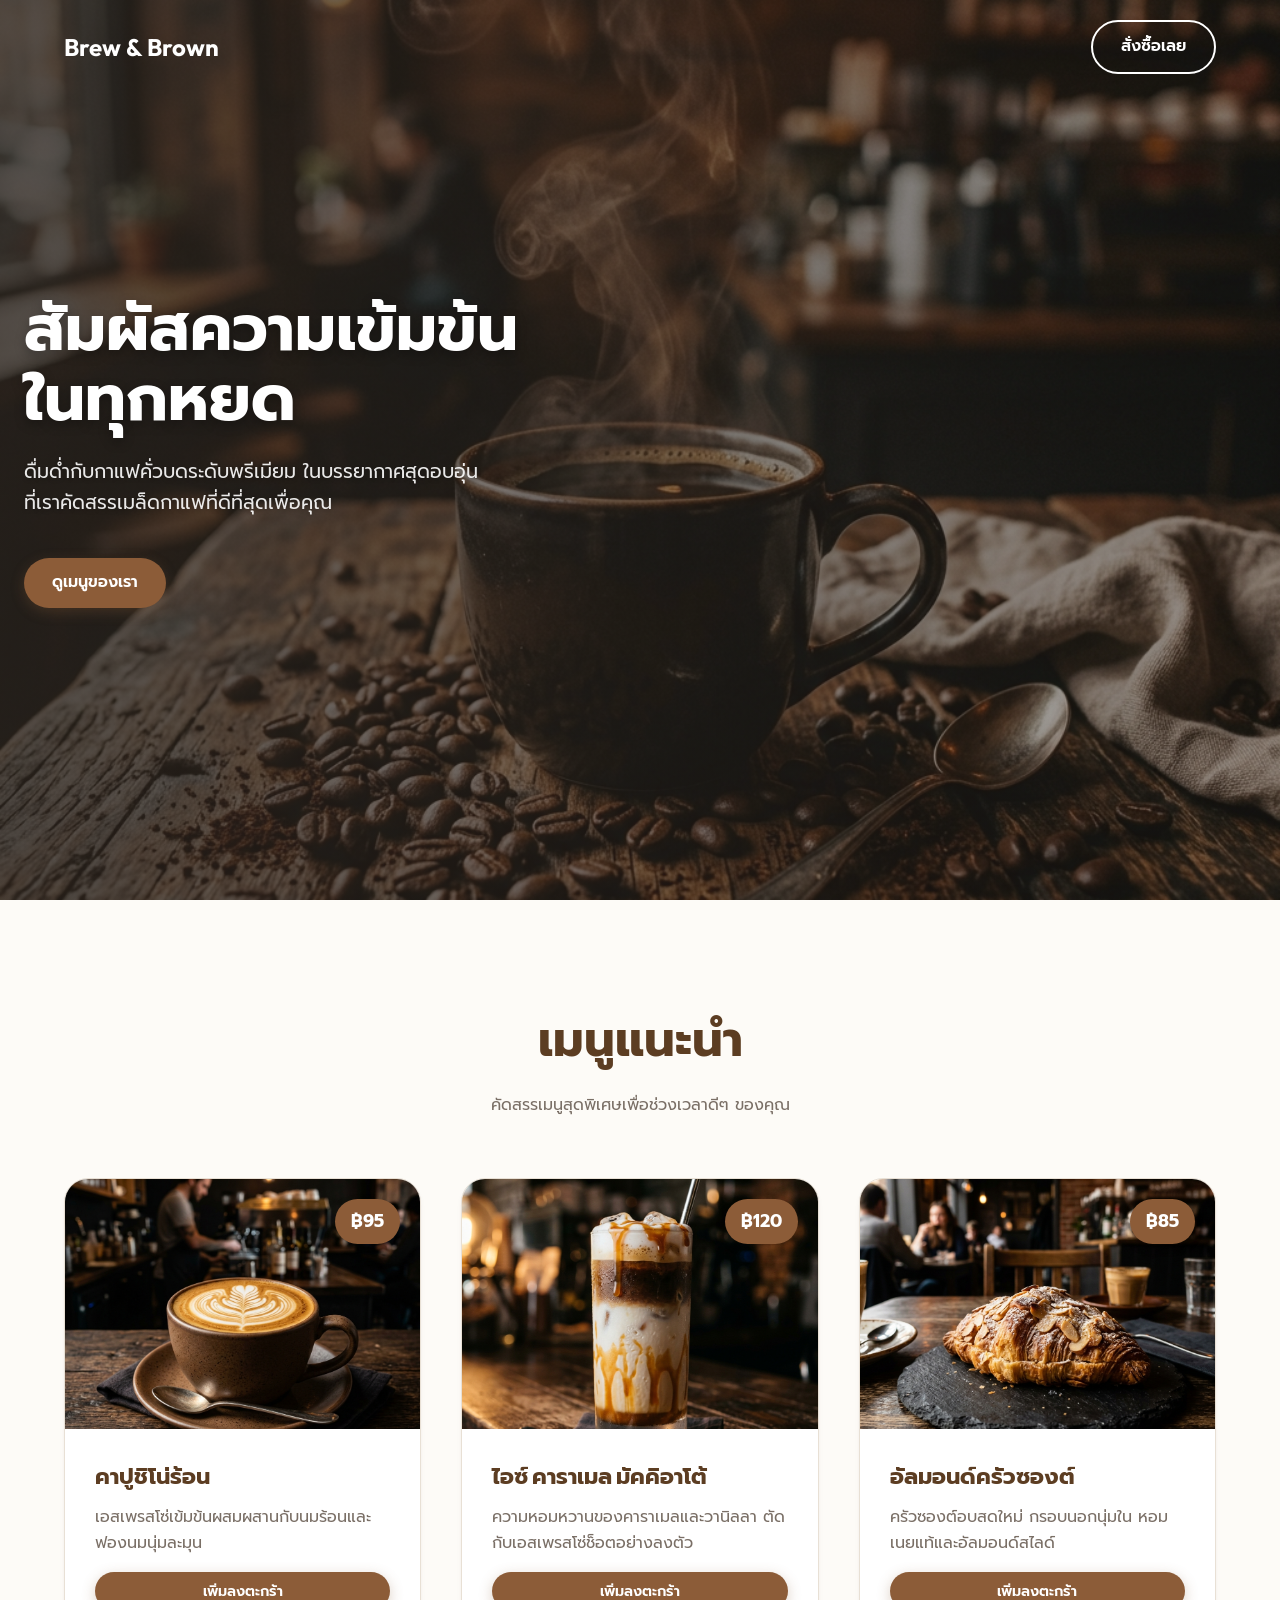
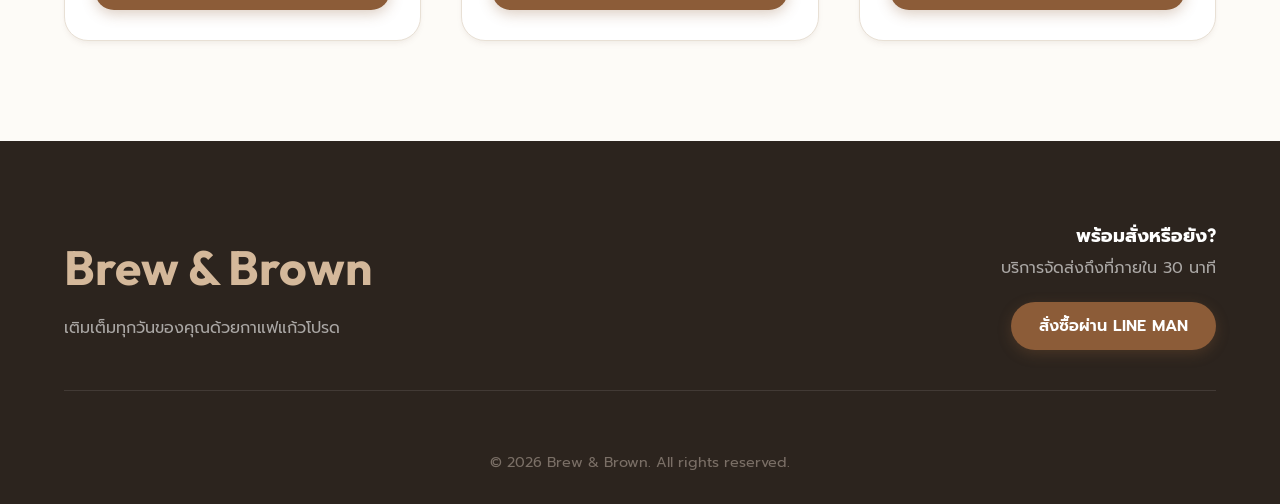
<file: demo_web/index.html>
<!DOCTYPE html>
<html lang="th">
<head>
    <meta charset="UTF-8">
    <meta name="viewport" content="width=device-width, initial-scale=1.0">
    <meta name="description" content="ร้านกาแฟคั่วบดระดับพรีเมียม สัมผัสความหอมละมุนในบรรยากาศอบอุ่น">
    <title>Brew & Brown | Premium Coffee Shop</title>
    <link rel="preconnect" href="https://fonts.googleapis.com">
    <link rel="preconnect" href="https://fonts.gstatic.com" crossorigin>
    <link href="https://fonts.googleapis.com/css2?family=Outfit:wght@300;400;600;700&family=Prompt:wght@300;400;600&display=swap" rel="stylesheet">
    <link rel="stylesheet" href="style.css">
</head>
<body>

    <nav class="navbar">
        <div class="container nav-content">
            <a href="#" class="logo">Brew & Brown</a>
            <a href="#order" class="btn btn-outline">สั่งซื้อเลย</a>
        </div>
    </nav>

    <header class="hero" id="home">
        <div class="hero-overlay"></div>
        <div class="container hero-content">
            <h1>สัมผัสความเข้มข้น<br>ในทุกหยด</h1>
            <p>ดื่มด่ำกับกาแฟคั่วบดระดับพรีเมียม ในบรรยากาศสุดอบอุ่น<br>ที่เราคัดสรรเมล็ดกาแฟที่ดีที่สุดเพื่อคุณ</p>
            <a href="#menu" class="btn btn-primary">ดูเมนูของเรา</a>
        </div>
    </header>

    <section class="menu-section" id="menu">
        <div class="container">
            <div class="section-header">
                <h2>เมนูแนะนำ</h2>
                <p>คัดสรรเมนูสุดพิเศษเพื่อช่วงเวลาดีๆ ของคุณ</p>
            </div>
            
            <div class="menu-grid">
                <!-- Menu Item 1 -->
                <div class="menu-card">
                    <div class="card-image-wrapper">
                        <img src="assets/menu_cappuccino.png" alt="Cappuccino" class="menu-image">
                        <div class="price-tag">฿95</div>
                    </div>
                    <div class="card-content">
                        <h3>คาปูชิโน่ร้อน</h3>
                        <p>เอสเพรสโซ่เข้มข้นผสมผสานกับนมร้อนและฟองนมนุ่มละมุน</p>
                        <button class="btn btn-small btn-primary order-btn">เพิ่มลงตะกร้า</button>
                    </div>
                </div>

                <!-- Menu Item 2 -->
                <div class="menu-card">
                    <div class="card-image-wrapper">
                        <img src="assets/menu_iced_macchiato.png" alt="Iced Caramel Macchiato" class="menu-image">
                        <div class="price-tag">฿120</div>
                    </div>
                    <div class="card-content">
                        <h3>ไอซ์ คาราเมล มัคคิอาโต้</h3>
                        <p>ความหอมหวานของคาราเมลและวานิลลา ตัดกับเอสเพรสโซ่ช็อตอย่างลงตัว</p>
                        <button class="btn btn-small btn-primary order-btn">เพิ่มลงตะกร้า</button>
                    </div>
                </div>

                <!-- Menu Item 3 -->
                <div class="menu-card">
                    <div class="card-image-wrapper">
                        <img src="assets/menu_croissant.png" alt="Almond Croissant" class="menu-image">
                        <div class="price-tag">฿85</div>
                    </div>
                    <div class="card-content">
                        <h3>อัลมอนด์ครัวซองต์</h3>
                        <p>ครัวซองต์อบสดใหม่ กรอบนอกนุ่มใน หอมเนยแท้และอัลมอนด์สไลด์</p>
                        <button class="btn btn-small btn-primary order-btn">เพิ่มลงตะกร้า</button>
                    </div>
                </div>
            </div>
        </div>
    </section>

    <footer class="footer">
        <div class="container">
            <div class="footer-content">
                <div class="footer-brand">
                    <h2>Brew & Brown</h2>
                    <p>เติมเต็มทุกวันของคุณด้วยกาแฟแก้วโปรด</p>
                </div>
                <div class="footer-cta" id="order">
                    <h3>พร้อมสั่งหรือยัง?</h3>
                    <p>บริการจัดส่งถึงที่ภายใน 30 นาที</p>
                    <button class="btn btn-primary btn-large">สั่งซื้อผ่าน LINE MAN</button>
                </div>
            </div>
            <div class="footer-bottom">
                <p>&copy; 2026 Brew & Brown. All rights reserved.</p>
            </div>
        </div>
    </footer>

    <script>
        // Micro-animations for buttons
        document.querySelectorAll('.order-btn').forEach(btn => {
            btn.addEventListener('click', function() {
                const originalText = this.innerText;
                this.innerText = 'เพิ่มแล้ว!';
                this.classList.add('success');
                setTimeout(() => {
                    this.innerText = originalText;
                    this.classList.remove('success');
                }, 2000);
            });
        });

        // Navbar scroll effect
        window.addEventListener('scroll', () => {
            const nav = document.querySelector('.navbar');
            if (window.scrollY > 50) {
                nav.classList.add('scrolled');
            } else {
                nav.classList.remove('scrolled');
            }
        });
    </script>
</body>
</html>
</file>
<file: demo_web/style.css>
:root {
    /* Color Palette - Premium Brown Tones */
    --color-bg: #FDFBF7;
    --color-surface: #ffffff;
    --color-primary: #8C5C38;     /* Rich Brown */
    --color-primary-dark: #5C3D22;
    --color-secondary: #D4B89A;   /* Light Latte */
    --color-text: #2C241E;        /* Very dark brown/almost black */
    --color-text-light: #7A6F66;
    --color-border: #E8E0D5;
    
    --shadow-sm: 0 4px 6px -1px rgba(92, 61, 34, 0.05), 0 2px 4px -1px rgba(92, 61, 34, 0.03);
    --shadow-md: 0 10px 15px -3px rgba(92, 61, 34, 0.08), 0 4px 6px -2px rgba(92, 61, 34, 0.04);
    --shadow-lg: 0 20px 25px -5px rgba(92, 61, 34, 0.1), 0 10px 10px -5px rgba(92, 61, 34, 0.04);
    
    --transition: all 0.3s cubic-bezier(0.4, 0, 0.2, 1);
}

* {
    margin: 0;
    padding: 0;
    box-sizing: border-box;
}

html {
    scroll-behavior: smooth;
}

body {
    font-family: 'Prompt', 'Outfit', sans-serif;
    background-color: var(--color-bg);
    color: var(--color-text);
    line-height: 1.6;
}

h1, h2, h3, .logo {
    font-family: 'Outfit', 'Prompt', sans-serif;
    color: var(--color-primary-dark);
}

.container {
    max-width: 1200px;
    margin: 0 auto;
    padding: 0 24px;
}

/* Typography */
h1 {
    font-size: clamp(2.5rem, 5vw, 4.5rem);
    line-height: 1.1;
    margin-bottom: 1.5rem;
    color: #ffffff;
    text-shadow: 0 4px 12px rgba(0,0,0,0.3);
}

h2 {
    font-size: clamp(2rem, 4vw, 3rem);
    margin-bottom: 1rem;
}

p {
    color: var(--color-text-light);
}

/* Buttons */
.btn {
    display: inline-block;
    padding: 12px 28px;
    border-radius: 50px;
    font-weight: 600;
    text-decoration: none;
    transition: var(--transition);
    cursor: pointer;
    border: none;
    font-family: inherit;
    font-size: 1rem;
}

.btn-primary {
    background-color: var(--color-primary);
    color: #ffffff;
    box-shadow: 0 4px 14px rgba(140, 92, 56, 0.3);
}

.btn-primary:hover {
    background-color: var(--color-primary-dark);
    transform: translateY(-2px);
    box-shadow: 0 6px 20px rgba(140, 92, 56, 0.4);
}

.btn-outline {
    background-color: transparent;
    color: var(--color-primary-dark);
    border: 2px solid var(--color-primary-dark);
}

.btn-outline:hover {
    background-color: var(--color-primary-dark);
    color: #ffffff;
}

.btn-small {
    padding: 8px 20px;
    font-size: 0.9rem;
    width: 100%;
    margin-top: 1rem;
}

.btn.success {
    background-color: #4CAF50;
    box-shadow: 0 4px 14px rgba(76, 175, 80, 0.3);
}

/* Navbar */
.navbar {
    position: fixed;
    top: 0;
    left: 0;
    width: 100%;
    padding: 20px 0;
    z-index: 1000;
    transition: var(--transition);
}

.navbar.scrolled {
    background-color: rgba(253, 251, 247, 0.95);
    backdrop-filter: blur(10px);
    padding: 15px 0;
    box-shadow: var(--shadow-sm);
}

.nav-content {
    display: flex;
    justify-content: space-between;
    align-items: center;
}

.logo {
    font-size: 1.5rem;
    font-weight: 700;
    text-decoration: none;
    color: #ffffff;
    transition: var(--transition);
}

.navbar.scrolled .logo {
    color: var(--color-primary-dark);
}

.navbar .btn-outline {
    color: #ffffff;
    border-color: #ffffff;
}

.navbar.scrolled .btn-outline {
    color: var(--color-primary-dark);
    border-color: var(--color-primary-dark);
}

.navbar.scrolled .btn-outline:hover {
    color: #ffffff;
}

/* Hero Section */
.hero {
    position: relative;
    height: 100vh;
    min-height: 600px;
    display: flex;
    align-items: center;
    background-image: url('assets/hero_coffee.png');
    background-size: cover;
    background-position: center;
    background-attachment: fixed;
}

.hero-overlay {
    position: absolute;
    top: 0;
    left: 0;
    width: 100%;
    height: 100%;
    background: linear-gradient(to right, rgba(44, 36, 30, 0.8) 0%, rgba(44, 36, 30, 0.4) 100%);
}

.hero-content {
    position: relative;
    z-index: 1;
    color: #ffffff;
    max-width: 600px;
    margin: 0;
}

.hero p {
    color: rgba(255, 255, 255, 0.9);
    font-size: 1.2rem;
    margin-bottom: 2.5rem;
    text-shadow: 0 2px 4px rgba(0,0,0,0.2);
}

/* Menu Section */
.menu-section {
    padding: 100px 0;
    background-color: var(--color-bg);
}

.section-header {
    text-align: center;
    margin-bottom: 60px;
}

.menu-grid {
    display: grid;
    grid-template-columns: repeat(auto-fit, minmax(300px, 1fr));
    gap: 40px;
}

.menu-card {
    background: var(--color-surface);
    border-radius: 24px;
    overflow: hidden;
    box-shadow: var(--shadow-sm);
    transition: var(--transition);
    border: 1px solid var(--color-border);
}

.menu-card:hover {
    transform: translateY(-10px);
    box-shadow: var(--shadow-lg);
}

.card-image-wrapper {
    position: relative;
    height: 250px;
    overflow: hidden;
}

.menu-image {
    width: 100%;
    height: 100%;
    object-fit: cover;
    transition: transform 0.6s ease;
}

.menu-card:hover .menu-image {
    transform: scale(1.08);
}

.price-tag {
    position: absolute;
    top: 20px;
    right: 20px;
    background: var(--color-primary);
    color: white;
    padding: 8px 16px;
    border-radius: 50px;
    font-weight: 700;
    font-size: 1.1rem;
    box-shadow: 0 4px 10px rgba(0,0,0,0.2);
}

.card-content {
    padding: 30px;
}

.card-content h3 {
    font-size: 1.4rem;
    margin-bottom: 10px;
}

/* Footer */
.footer {
    background-color: var(--color-text);
    color: #ffffff;
    padding: 80px 0 30px;
}

.footer-content {
    display: flex;
    flex-wrap: wrap;
    justify-content: space-between;
    align-items: center;
    gap: 40px;
    margin-bottom: 60px;
    padding-bottom: 40px;
    border-bottom: 1px solid rgba(255,255,255,0.1);
}

.footer-brand h2 {
    color: var(--color-secondary);
    margin-bottom: 10px;
}

.footer-brand p {
    color: rgba(255,255,255,0.6);
}

.footer-cta {
    text-align: right;
}

.footer-cta h3 {
    color: #ffffff;
    margin-bottom: 5px;
}

.footer-cta p {
    color: rgba(255,255,255,0.6);
    margin-bottom: 20px;
}

.footer-bottom {
    text-align: center;
    color: rgba(255,255,255,0.4);
    font-size: 0.9rem;
}

/* Responsive */
@media (max-width: 768px) {
    .hero {
        text-align: center;
    }
    
    .hero-content {
        margin: 0 auto;
    }
    
    .footer-content {
        flex-direction: column;
        text-align: center;
    }
    
    .footer-cta {
        text-align: center;
    }
}
</file>
